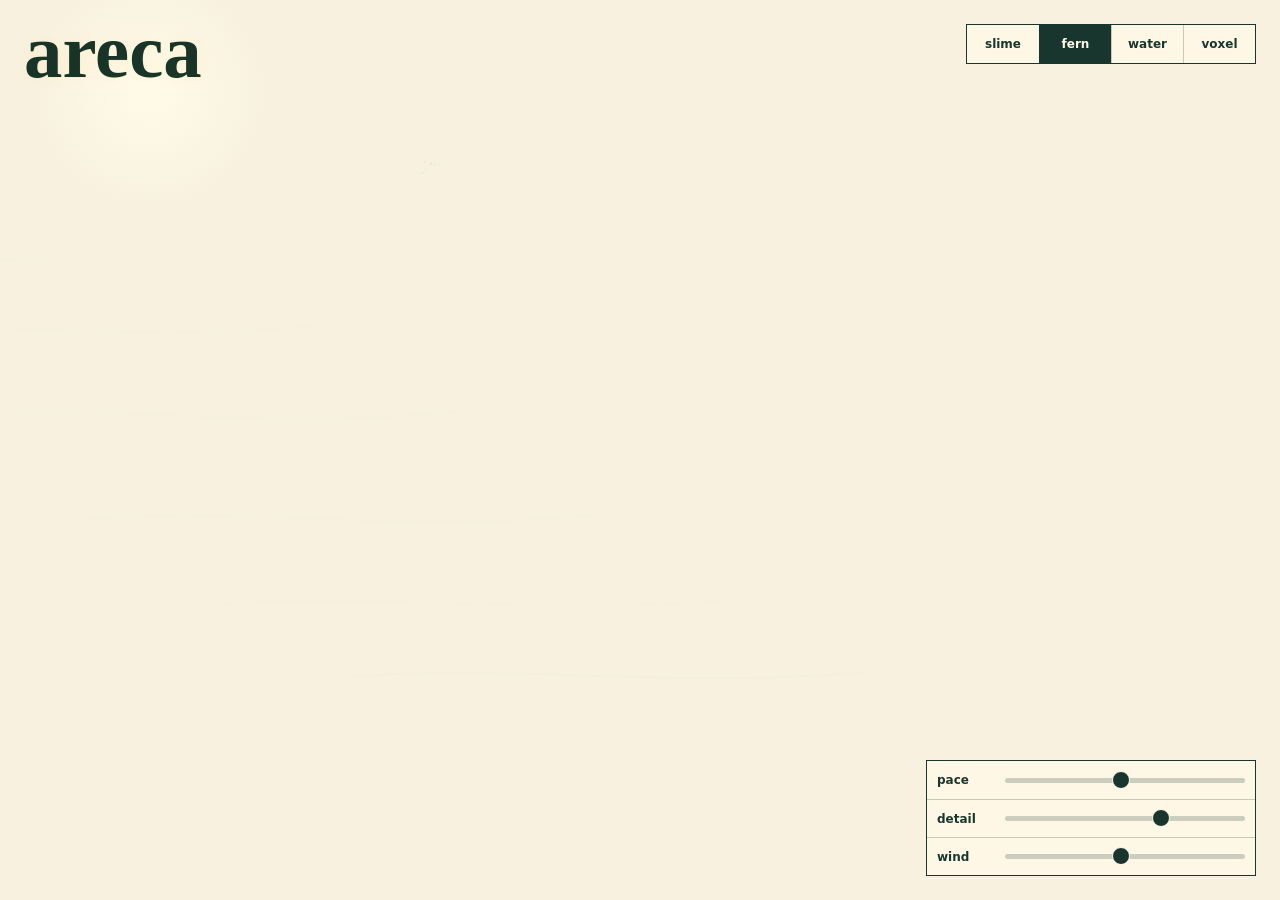
<file: index.html>
<!doctype html>
<html lang="en">
  <head>
    <meta charset="UTF-8" />
    <meta name="viewport" content="width=device-width, initial-scale=1.0" />
    <title>Areca Classic Studies</title>
    <link rel="stylesheet" href="./src/classic.css" />
  </head>
  <body>
    <main class="classic-stage" aria-label="Areca classic studies">
      <canvas id="classic-stage"></canvas>
      <a class="back" href="./index.html">areca</a>

      <nav class="links" aria-label="Studies">
        <a href="./examples.html">slime</a>
        <button class="is-active" type="button" data-mode="fern">fern</button>
        <button type="button" data-mode="water">water</button>
        <button type="button" data-mode="voxel">voxel</button>
      </nav>

      <section class="controls" aria-label="Study controls">
        <label>
          <span>pace</span>
          <input id="pace" type="range" min="0" max="1" step="0.01" value="0.48" />
        </label>
        <label>
          <span>detail</span>
          <input id="detail" type="range" min="0" max="1" step="0.01" value="0.66" />
        </label>
        <label>
          <span>wind</span>
          <input id="drift" type="range" min="0" max="1" step="0.01" value="0.48" />
        </label>
      </section>
    </main>

    <script src="./src/classic.js"></script>
  </body>
</html>
</file>
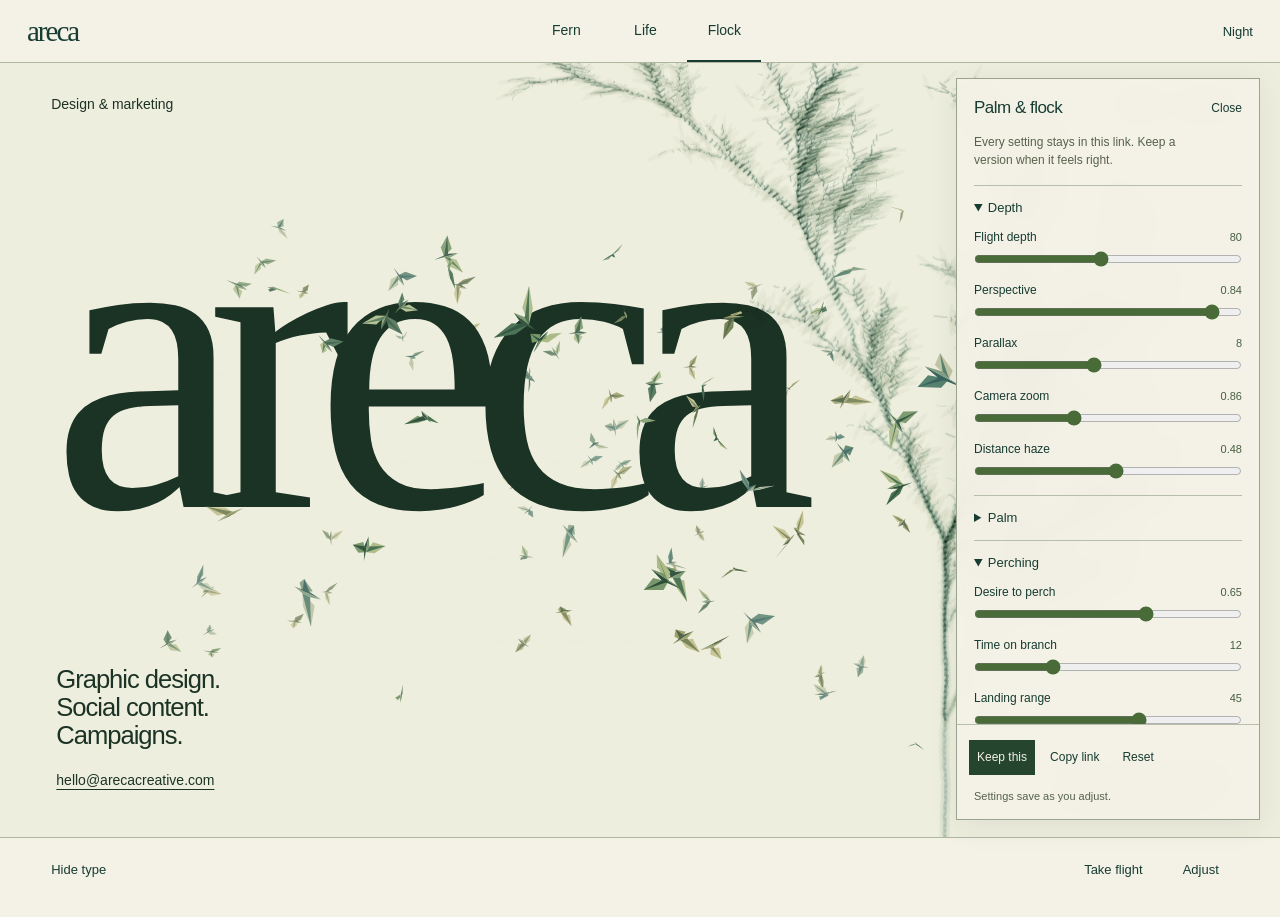
<file: draft/index.html>
<!doctype html>
<html lang="en">
<head>
  <meta charset="utf-8" />
  <meta name="viewport" content="width=device-width, initial-scale=1" />
  <meta name="theme-color" content="#eeeede" />
  <title>Areca — Palm & flock</title>
  <meta name="description" content="A low-poly flock for Areca. Design and marketing." />
  <link rel="stylesheet" href="./src/boids.css" />
  <script src="./src/boids-settings.js" defer></script>
  <script src="./src/botanical.js" defer></script>
  <script src="./src/boids-model.js" defer></script>
  <script src="./src/boids-view.js" defer></script>
</head>
<body>
  <nav class="draft-nav" aria-label="Compare drafts">
    <a href="./index.html">areca</a>
    <div class="draft-options"><a href="./fern-only.html">Fern</a><a href="./life.html?look=current">Life</a><a href="./boids.html" aria-current="page">Flock</a></div>
    <button id="palette" type="button" aria-pressed="false">Night</button>
  </nav>
  <main class="composition" id="composition">
    <canvas id="flock-back" aria-hidden="true"></canvas>
    <header class="site-header agency-text">
      <p>Design & marketing</p>
      <nav aria-label="Agency navigation"><button id="about-open" type="button" aria-haspopup="dialog">About</button><a href="mailto:hello@arecacreative.com">Contact</a></nav>
    </header>
    <h1 class="wordmark agency-text">areca</h1>
    <canvas id="palm-canvas" role="img" aria-label="The original Areca palm fractal, with branches that sway in the wind."></canvas>
    <canvas id="flock-front" role="img" aria-label="A flock of green, faceted birds flying around Areca. Move your pointer to part them, or hold to draw them closer."></canvas>
    <div class="services agency-text"><p>Graphic design.<br>Social content.<br>Campaigns.</p><a href="mailto:hello@arecacreative.com">hello@arecacreative.com</a></div>
    <p class="interaction-note" id="interaction-note">Move to scatter. Hold to gather.<br>Leave them to find a branch.</p>
    <p class="canvas-fallback" id="canvas-fallback" hidden>The animation isn’t available in this browser.</p>
  </main>
  <footer class="controls" aria-label="Flock controls">
    <button id="text-toggle" type="button" aria-pressed="false">Hide type</button>
    <div class="simulation-controls"><button id="scatter-flock" type="button">Take flight</button><button id="adjust-toggle" type="button" aria-expanded="true" aria-controls="adjust-panel">Adjust</button></div>
  </footer>
  <aside id="adjust-panel" class="adjust-panel" aria-label="Palm and flock settings">
    <div class="panel-heading"><h2>Palm & flock</h2><button id="adjust-close" type="button" aria-label="Close settings">Close</button></div>
    <p class="panel-intro">Every setting stays in this link. Keep a version when it feels right.</p>
    <div id="parameter-groups" class="parameter-groups"></div>
    <div class="save-controls"><button id="keep-settings" type="button">Keep this</button><button id="restore-settings" type="button" hidden>Restore</button><button id="copy-settings" type="button">Copy link</button><button id="reset-settings" type="button">Reset</button></div>
    <p class="save-note" id="save-note" role="status">Settings save as you adjust.</p>
    <a id="settings-link" class="settings-link" hidden>Open these settings</a>
  </aside>
  <dialog id="about" aria-labelledby="about-title"><form method="dialog"><button aria-label="Close agency information">Close</button></form><h2 id="about-title">Design<br>& marketing.</h2><p>Areca is a design and marketing agency.</p><p>We create visual content for brands: social posts, short-form video, product imagery and campaigns.</p><a href="mailto:hello@arecacreative.com">hello@arecacreative.com</a></dialog>
  <p class="sr-only" role="status" aria-live="polite" id="status"></p>
</body>
</html>
</file>
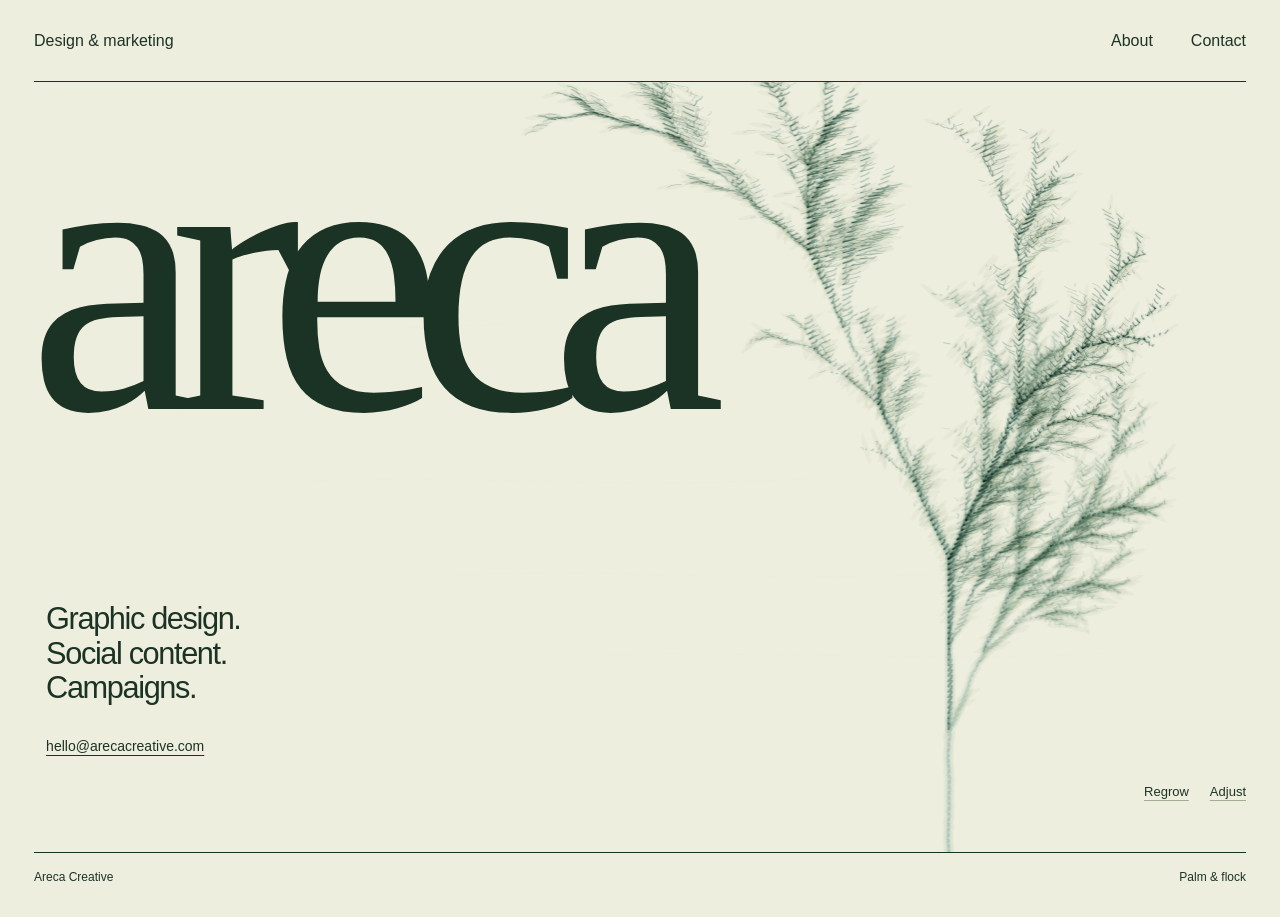
<file: draft/fern-only.html>
<!doctype html>
<html lang="en">
<head>
  <meta charset="UTF-8" />
  <meta name="viewport" content="width=device-width, initial-scale=1" />
  <meta name="theme-color" content="#eeeede" />
  <meta name="description" content="Areca. Design and marketing. Graphic design, social content and campaigns." />
  <title>Areca — Fern</title>
  <link rel="icon" href="data:image/svg+xml,%3Csvg xmlns='http://www.w3.org/2000/svg' viewBox='0 0 64 64'%3E%3Crect width='64' height='64' fill='%23eeeede'/%3E%3Ctext x='12' y='48' font-family='Georgia,serif' font-size='56' fill='%231b3324'%3Ea%3C/text%3E%3C/svg%3E" />
  <link rel="stylesheet" href="./src/fern-only.css?v=agency-1" />
  <script src="./src/botanical.js" defer></script>
  <script src="./src/fern-only.js?v=agency-1" defer></script>
</head>
<body>
  <a class="skip" href="#agency-information">Skip to agency information</a>
  <main class="page">
    <header class="topline">
      <p>Design & marketing</p>
      <nav aria-label="Main navigation">
        <button type="button" id="about-open" aria-haspopup="dialog">About</button>
        <a href="mailto:hello@arecacreative.com">Contact</a>
      </nav>
    </header>
    <section class="cover" aria-label="Areca design and marketing agency">
      <div class="botanical-field" role="img" aria-label="The original Areca fractal: branching green strokes and unfolding leaves, moving in the breeze.">
        <canvas id="fern-only" aria-hidden="true"></canvas>
      </div>
      <h1>areca</h1>
      <div class="agency-copy" id="agency-information" tabindex="-1">
        <p>Graphic design.<br>Social content.<br>Campaigns.</p>
        <a href="mailto:hello@arecacreative.com">hello@arecacreative.com</a>
      </div>
      <div class="play-controls" aria-label="Fern controls">
        <button type="button" id="regrow">Regrow</button>
        <button type="button" id="tune" aria-controls="tune-panel" aria-expanded="false">Adjust</button>
      </div>
      <div id="tune-panel" class="tune-panel" hidden>
        <label for="wind"><span>Wind <output id="wind-value" for="wind">0.4</output></span><input id="wind" type="range" min="0" max="1" step="0.01" value="0.4" /></label>
        <label for="detail"><span>Detail <output id="detail-value" for="detail">0.64</output></span><input id="detail" type="range" min="0.25" max="1" step="0.01" value="0.64" /></label>
      </div>
      <noscript><p class="no-js">For agency enquiries, write to <a href="mailto:hello@arecacreative.com">hello@arecacreative.com</a>.</p></noscript>
    </section>
    <footer><span>Areca Creative</span><a href="./boids.html">Palm & flock</a></footer>
  </main>
  <dialog id="about" aria-labelledby="about-title">
    <form method="dialog"><button type="submit" class="close-about" aria-label="Close agency information">Close</button></form>
    <h2 id="about-title">Design<br>& marketing.</h2>
    <p>Areca is a design and marketing agency.</p>
    <p>We create visual content for brands: social posts, short-form video, product imagery and campaigns.</p>
    <a href="mailto:hello@arecacreative.com">hello@arecacreative.com</a>
  </dialog>
  <p class="sr-only" id="study-status" role="status" aria-live="polite"></p>
</body>
</html>
</file>
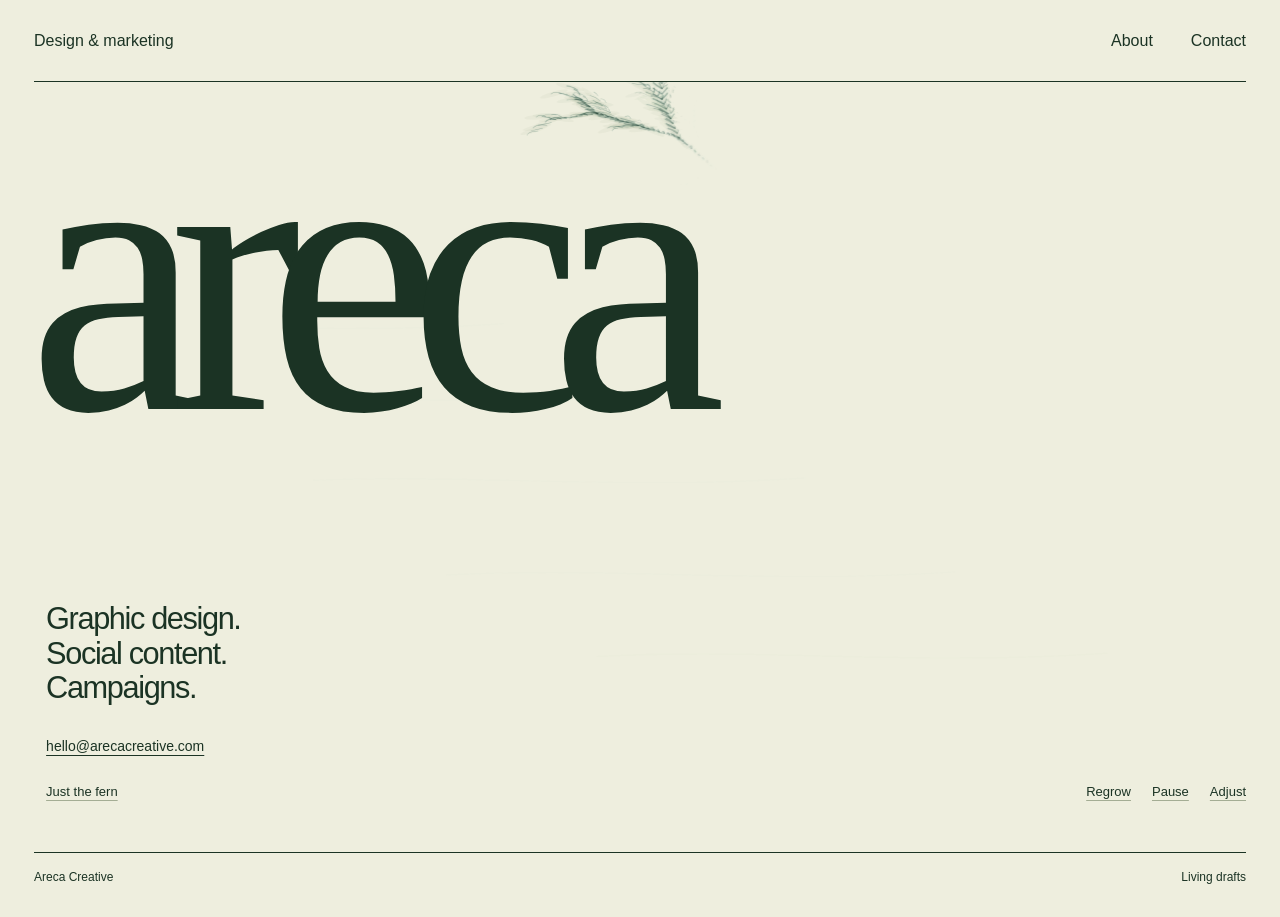
<file: draft/fern.html>
<!doctype html>
<html lang="en">
<head>
  <meta charset="UTF-8" />
  <meta name="viewport" content="width=device-width, initial-scale=1" />
  <meta name="theme-color" content="#eeeede" />
  <meta name="description" content="Areca. Design and marketing. Graphic design, social content and campaigns." />
  <title>Areca — Design & Marketing</title>
  <link rel="icon" href="data:image/svg+xml,%3Csvg xmlns='http://www.w3.org/2000/svg' viewBox='0 0 64 64'%3E%3Crect width='64' height='64' fill='%23eeeede'/%3E%3Ctext x='12' y='48' font-family='Georgia,serif' font-size='56' fill='%231b3324'%3Ea%3C/text%3E%3C/svg%3E" />
  <link rel="stylesheet" href="./src/draft.css" />
  <script src="./src/botanical.js" defer></script>
  <script src="./src/draft.js" defer></script>
</head>
<body>
  <a class="skip" href="#about">Skip to agency information</a>
  <main class="page">
    <header class="topline">
      <p>Design & marketing</p>
      <nav aria-label="Main navigation">
        <button type="button" id="about-open" aria-haspopup="dialog">About</button>
        <a href="mailto:hello@arecacreative.com">Contact</a>
      </nav>
    </header>
    <section class="cover" aria-label="Areca design and marketing agency">
      <div class="botanical-field" role="img" aria-label="The original Areca fractal: branching green strokes and unfolding leaves, moving in the breeze.">
        <canvas id="botanical" aria-hidden="true"></canvas>
      </div>
      <h1>areca</h1>
      <div class="agency-copy">
        <p>Graphic design.<br>Social content.<br>Campaigns.</p>
        <a href="mailto:hello@arecacreative.com">hello@arecacreative.com</a>
      </div>
      <div class="play-controls" aria-label="Fern controls">
        <button type="button" id="regrow">Regrow</button>
        <button type="button" id="pause" aria-pressed="false">Pause</button>
        <button type="button" id="tune" aria-controls="tune-panel" aria-expanded="false">Adjust</button>
      </div>
      <div id="tune-panel" class="tune-panel" hidden>
        <label for="wind"><span>Wind</span><input id="wind" type="range" min="0" max="100" step="0.1" value="40.2" /></label>
        <label for="fullness"><span>Detail</span><input id="fullness" type="range" min="0" max="100" value="64" /></label>
      </div>
      <button id="garden" class="garden-toggle" type="button" aria-pressed="false">Just the fern</button>
      <noscript><p class="no-js">For agency enquiries, write to <a href="mailto:hello@arecacreative.com">hello@arecacreative.com</a>.</p></noscript>
    </section>
    <footer><span>Areca Creative</span><a href="./boids.html">Living drafts</a></footer>
  </main>
  <dialog id="about" aria-labelledby="about-title">
    <form method="dialog"><button type="submit" class="close-about" aria-label="Close agency information">Close</button></form>
    <h2 id="about-title">Design<br>& marketing.</h2>
    <p>Areca is a design and marketing agency.</p>
    <p>We create visual content for brands: social posts, short-form video, product imagery and campaigns.</p>
    <a href="mailto:hello@arecacreative.com">hello@arecacreative.com</a>
  </dialog>
  <p class="sr-only" id="study-status" role="status" aria-live="polite"></p>
</body>
</html>
</file>
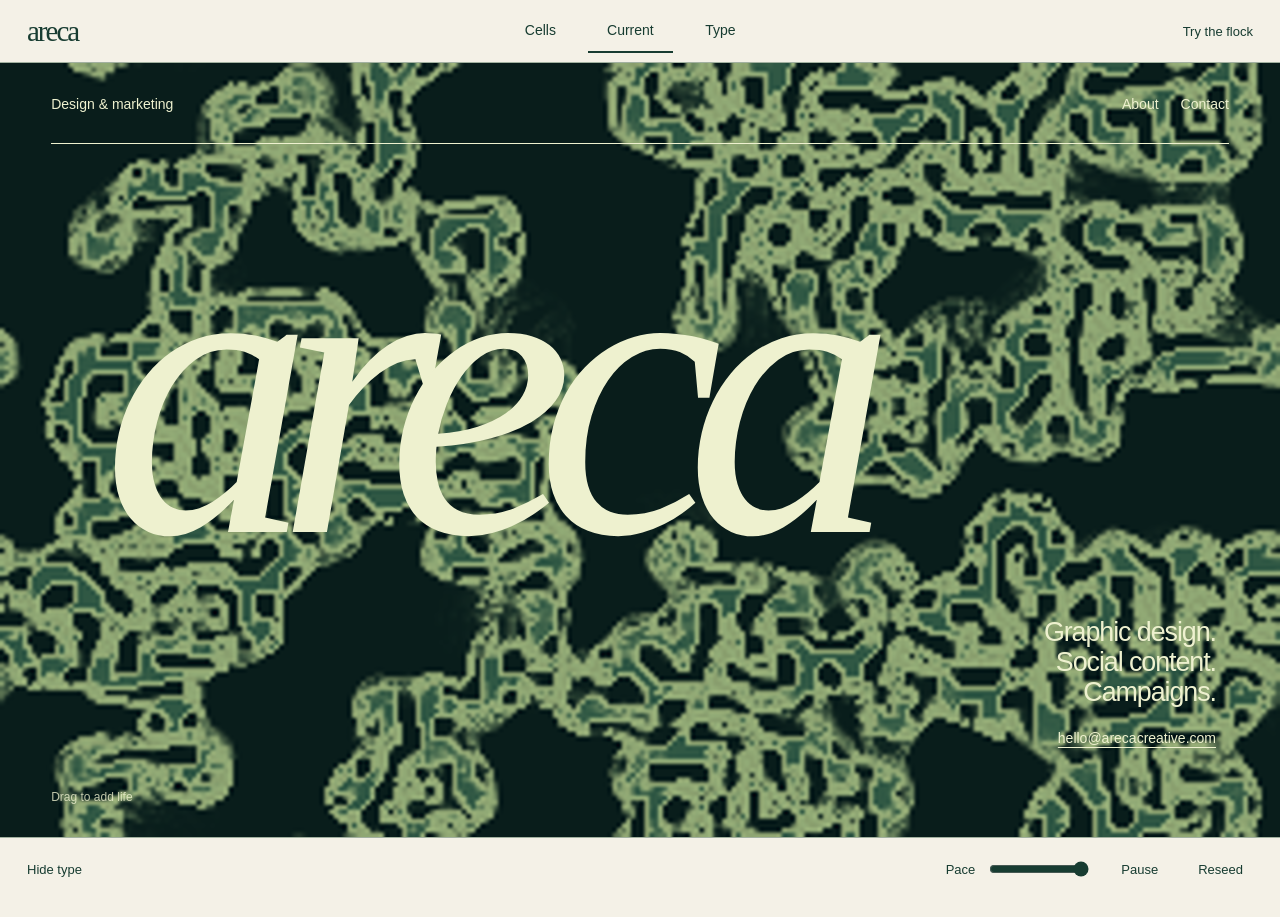
<file: draft/life.html>
<!doctype html>
<html lang="en">
<head>
  <meta charset="utf-8" />
  <meta name="viewport" content="width=device-width, initial-scale=1" />
  <meta name="theme-color" content="#eceede" />
  <title>Areca — Living drafts</title>
  <meta name="description" content="Three living directions for Areca. Graphic design, social content and campaigns." />
  <link rel="stylesheet" href="./src/life.css" />
  <script src="./src/life-model.js" defer></script>
  <script src="./src/life-view.js" defer></script>
</head>
<body data-look="cells">
  <nav class="draft-nav" aria-label="Compare drafts">
    <a href="./index.html">areca</a>
    <div class="draft-options">
      <button type="button" data-look="cells" aria-pressed="true">Cells</button>
      <button type="button" data-look="current" aria-pressed="false">Current</button>
      <button type="button" data-look="type" aria-pressed="false">Type</button>
    </div>
    <a class="original-link" href="./boids.html">Try the flock</a>
  </nav>
  <main class="composition" id="composition">
    <canvas id="life-canvas" aria-label="An evolving continuous cellular automaton. Drag to seed new life." role="img"></canvas>
    <header class="site-header agency-text">
      <p>Design & marketing</p>
      <nav aria-label="Agency navigation"><button id="about-open" aria-haspopup="dialog">About</button><a href="mailto:hello@arecacreative.com">Contact</a></nav>
    </header>
    <h1 class="wordmark agency-text">areca</h1>
    <div class="services agency-text"><p>Graphic design.<br>Social content.<br>Campaigns.</p><a href="mailto:hello@arecacreative.com">hello@arecacreative.com</a></div>
    <div class="interaction-note" id="interaction-note">Drag to add life</div>
    <div class="canvas-fallback" id="canvas-fallback" hidden>The animation isn’t available in this browser.</div>
  </main>
  <footer class="controls">
    <button id="text-toggle" type="button" aria-pressed="false">Hide type</button>
    <div class="simulation-controls"><label for="pace">Pace <input type="range" id="pace" min="1" max="8" value="3" /></label><button id="pause-life" type="button" aria-pressed="false">Pause</button><button id="seed-life" type="button">Reseed</button></div>
  </footer>
  <dialog id="about" aria-labelledby="about-title"><form method="dialog"><button aria-label="Close agency information">Close</button></form><h2 id="about-title">Design<br>& marketing.</h2><p>Areca is a design and marketing agency.</p><p>We create visual content for brands: social posts, short-form video, product imagery and campaigns.</p><a href="mailto:hello@arecacreative.com">hello@arecacreative.com</a></dialog>
  <p class="sr-only" role="status" aria-live="polite" id="status"></p>
</body>
</html>
</file>
<file: src/classic.css>
:root {
  color-scheme: light;
  --paper: #f8f1df;
  --paper-hot: #fff9e8;
  --ink: #18362d;
  --line: rgb(24 54 45 / 24%);
  --panel: rgb(255 249 232 / 76%);
  --lime: #c7d76e;
}

* {
  box-sizing: border-box;
}

html,
body {
  width: 100%;
  height: 100%;
  margin: 0;
  overflow: hidden;
  background: var(--paper);
  color: var(--ink);
  font-family:
    ui-serif, Georgia, Cambria, "Times New Roman", Times, serif;
  letter-spacing: 0;
}

a,
button,
input {
  color: inherit;
  font: inherit;
}

.classic-stage,
#classic-stage {
  position: fixed;
  inset: 0;
  width: 100vw;
  height: 100vh;
  height: 100dvh;
}

#classic-stage {
  display: block;
  background: var(--paper);
}

.back {
  position: absolute;
  top: 22px;
  left: 24px;
  z-index: 4;
  color: var(--ink);
  font-size: clamp(46px, 6vw, 84px);
  font-weight: 760;
  line-height: 0.78;
  text-decoration: none;
  mix-blend-mode: multiply;
  text-shadow:
    1px 0 0 var(--paper-hot),
    0 1px 0 var(--paper-hot),
    0 0 22px var(--paper-hot);
}

.links,
.controls {
  position: absolute;
  z-index: 5;
  border: 1px solid var(--ink);
  background: var(--panel);
  backdrop-filter: blur(10px);
}

.links {
  top: 24px;
  right: 24px;
  display: grid;
  grid-template-columns: repeat(4, minmax(72px, 1fr));
}

.links a,
.links button {
  display: grid;
  min-height: 38px;
  place-items: center;
  padding: 0 12px;
  border: 0;
  border-left: 1px solid var(--line);
  background: transparent;
  cursor: pointer;
  font-family:
    ui-sans-serif, system-ui, -apple-system, BlinkMacSystemFont, "Segoe UI",
    sans-serif;
  font-size: 12px;
  font-weight: 850;
  text-decoration: none;
}

.links a:first-child {
  border-left: 0;
}

.links a:hover,
.links a:focus-visible,
.links button:hover,
.links button:focus-visible,
.links button.is-active {
  color: var(--paper-hot);
  background: var(--ink);
  outline: none;
}

.controls {
  right: 24px;
  bottom: 24px;
  width: min(330px, calc(100vw - 48px));
}

.controls label {
  display: grid;
  grid-template-columns: 68px 1fr;
  align-items: center;
  min-height: 38px;
  padding: 7px 10px;
  border-top: 1px solid var(--line);
}

.controls label:first-child {
  border-top: 0;
}

.controls span {
  font-family:
    ui-sans-serif, system-ui, -apple-system, BlinkMacSystemFont, "Segoe UI",
    sans-serif;
  font-size: 12px;
  font-weight: 850;
}

.controls input[type="range"] {
  width: 100%;
  height: 22px;
  margin: 0;
  appearance: none;
  background: transparent;
  cursor: pointer;
}

.controls input[type="range"]::-webkit-slider-runnable-track {
  height: 5px;
  background: rgb(24 54 45 / 22%);
  border-radius: 99px;
}

.controls input[type="range"]::-webkit-slider-thumb {
  width: 18px;
  height: 18px;
  margin-top: -7px;
  appearance: none;
  background: var(--ink);
  border: 1px solid var(--paper-hot);
  border-radius: 50%;
}

.controls input[type="range"]::-moz-range-track {
  height: 5px;
  background: rgb(24 54 45 / 22%);
  border-radius: 99px;
}

.controls input[type="range"]::-moz-range-thumb {
  width: 16px;
  height: 16px;
  background: var(--ink);
  border: 1px solid var(--paper-hot);
  border-radius: 50%;
}

@media (max-width: 760px) {
  .back {
    top: 16px;
    left: 16px;
  }

  .links {
    top: 16px;
    right: 16px;
    grid-template-columns: repeat(2, minmax(72px, 1fr));
  }

  .controls {
    right: 12px;
    bottom: 12px;
    width: calc(100vw - 24px);
  }
}
</file>
<file: draft/src/boids.css>
@import url('./life.css');
:root{--paper:#eeeede;--ink:#1b3324;--bar:#f4f1e7;--rule:#afb7a1}
.draft-options a{display:flex;align-items:center;justify-content:center;text-decoration:none;font-size:14px;min-width:74px;min-height:62px;border-bottom:2px solid transparent}.draft-options a[aria-current=page]{border-color:currentColor}.draft-options a:hover{background:#e2e5d8}.draft-nav>button{padding-right:0;font-size:13px}
.composition{height:calc(100svh - 126px);min-height:580px;background:var(--paper)}
#flock-back,#flock-front{position:absolute;inset:0;width:100%;height:100%;display:block}#flock-back{z-index:0;pointer-events:none}#flock-front{z-index:2;touch-action:pan-y;cursor:crosshair}
.wordmark{position:absolute;z-index:1;left:4%;top:14%;margin:0;font-size:clamp(180px,34vw,630px);line-height:.87;letter-spacing:-.087em;color:var(--ink)}
.site-header{z-index:3;margin:0 4%;border-bottom:0;padding-top:19px}.site-header p,.site-header nav{pointer-events:auto}.site-header{pointer-events:none}.services{z-index:3;left:4.4%;bottom:48px}.services p{font-size:clamp(23px,2vw,33px);line-height:1.1}.interaction-note{z-index:3;bottom:31px;right:4%;margin:0;max-width:190px;line-height:1.5}.canvas-fallback{z-index:3}.controls{padding-left:4%;padding-right:4%}
body.night{--paper:#14251e;--ink:#e8ebc9}.night .wordmark{color:#e8ebc9}.night .services,.night .site-header{color:#e8ebc9}
@media(min-width:1700px){.wordmark{top:10%}.services{bottom:65px}}
@media(max-width:800px){.composition{min-height:620px}.wordmark{left:4%;top:21%;font-size:39vw}.site-header{margin:0 5%}.services{left:5%;bottom:61px}.interaction-note{right:5%;bottom:24px;font-size:11px;max-width:155px}.services p{font-size:26px}.controls{padding:0 20px}}
@media(max-width:500px){.draft-options a{min-width:56px;min-height:57px;font-size:12px}.draft-nav>button{font-size:12px}.composition{height:calc(100svh - 123px);min-height:550px}.wordmark{top:24%;font-size:42vw;left:3%}.site-header{padding-top:12px}.services{bottom:63px}.services p{font-size:23px}.services a{font-size:12px}.controls{padding:0 15px}.interaction-note{bottom:21px;max-width:unset;left:5%;right:auto}}
/* The palm is the middle plane: distant birds behind, close birds in front. */
#palm-canvas{position:absolute;z-index:2;width:100%;height:105%;left:61%;top:50%;transform:translate(-50%,-50%);pointer-events:none;mix-blend-mode:multiply}
#flock-front{z-index:3}.site-header,.services,.interaction-note{z-index:4}.night #palm-canvas{mix-blend-mode:screen}
.adjust-panel{position:fixed;right:20px;top:78px;bottom:80px;width:304px;z-index:20;background:#f4f1e7f5;color:#173c31;border:1px solid #9aa38d;display:flex;flex-direction:column;font-size:12px;box-shadow:0 6px 30px #15291a12;backdrop-filter:blur(14px)}
.panel-heading{display:flex;align-items:center;justify-content:space-between;padding:7px 17px 0}.panel-heading h2{font-size:17px;font-weight:400;letter-spacing:-.03em;margin:0}.panel-heading button{font-size:12px;padding-right:0}.panel-intro{line-height:1.5;margin:3px 17px 16px;max-width:240px;color:#56634c}
.parameter-groups{overflow-y:auto;overscroll-behavior:contain;min-height:0;flex:1;padding:0 17px}.parameter-group{border-top:1px solid #b7bea9}.parameter-group summary{font-size:13px;cursor:pointer;padding:14px 0;min-height:44px}.parameter-row{display:grid;grid-template-columns:1fr auto;margin:0 0 12px;column-gap:14px;align-items:center}.parameter-row label{font-size:12px}.parameter-row output{font-variant-numeric:tabular-nums;color:#465f40;font-size:11px}.parameter-row input{grid-column:1/-1;width:100%;height:24px;margin:3px 0 0;accent-color:#486b38;cursor:ew-resize}.save-controls{display:flex;align-items:center;gap:7px;padding:10px 12px 0;border-top:1px solid #b7bea9}.save-controls button{padding:0 8px;font-size:12px}.save-controls button:first-child{background:#25452f;color:#f4f1e7;min-height:35px}.save-note{margin:10px 17px 14px;font-size:11px;line-height:1.4;color:#56634c;min-height:16px}.settings-link{margin:0 17px 15px;font-size:11px}
@media(max-width:800px){.adjust-panel{right:12px;top:74px;bottom:77px;width:280px}.panel-intro{margin-bottom:10px}.panel-heading{padding-top:1px}}
@media(max-width:500px){.adjust-panel{left:12px;right:12px;top:auto;bottom:77px;width:auto;max-height:47svh}.panel-intro{font-size:11px;margin-bottom:9px;max-width:none}.parameter-group summary{padding:10px 0}.panel-heading h2{font-size:15px}.save-note{margin:7px 17px 10px}.save-controls{padding-top:7px}.interaction-note{font-size:10px}}
</file>
<file: draft/src/fern-only.css>
@import url('./draft.css');
#fern-only{mix-blend-mode:multiply}.tune-panel output{font-size:11px;font-variant-numeric:tabular-nums;display:block;margin-top:5px;opacity:.7}
</file>
<file: draft/src/draft.css>
:root{--paper:#eeeede;--ink:#1b3324;--rule:#a4ad94;--focus:#94341b;color-scheme:light;font-family:Arial,Helvetica,sans-serif;font-size:16px;color:var(--ink);background:var(--paper)}
*{box-sizing:border-box}body{margin:0}button,input,a{font:inherit;color:inherit}a{text-underline-offset:4px;text-decoration-thickness:1px}button{cursor:pointer}button,a{-webkit-tap-highlight-color:transparent}button:focus-visible,a:focus-visible,input:focus-visible{outline:2px solid var(--focus);outline-offset:6px}::selection{background:var(--ink);color:var(--paper)}[hidden]{display:none!important}.sr-only,.skip:not(:focus){position:absolute;width:1px;height:1px;overflow:hidden;clip:rect(0,0,0,0);white-space:nowrap}.skip:focus{position:fixed;z-index:20;left:12px;top:12px;padding:12px;background:var(--ink);color:var(--paper)}
.page{max-width:2400px;margin:auto;padding:0 34px;min-height:100svh;display:flex;flex-direction:column}.topline{display:flex;justify-content:space-between;align-items:center;min-height:82px;border-bottom:1px solid var(--ink);position:relative;z-index:4;font-size:16px;line-height:1.2}.topline p{margin:0}.topline nav{display:flex;gap:38px;align-items:center}.topline nav a{text-decoration:none;min-height:44px;display:flex;align-items:center}.topline nav button{padding:0;min-height:44px;background:none;border:0}.topline a:hover,.topline button:hover{text-decoration:underline;text-underline-offset:5px}
.cover{position:relative;isolation:isolate;flex:1;min-height:710px;height:calc(100svh - 130px);max-height:1100px;overflow:hidden}h1{font-family:Georgia,'Times New Roman',serif;font-size:clamp(180px,31vw,620px);font-weight:400;letter-spacing:-.087em;line-height:.91;margin:13px 0 0 -.016em;position:relative;z-index:2;width:max-content;pointer-events:none}.botanical-field{position:absolute;inset:0 -4% -1% 23%;z-index:1;pointer-events:none}canvas{width:100%;height:100%;display:block}.agency-copy{position:absolute;left:1%;bottom:95px;z-index:3}.agency-copy p{font-size:clamp(25px,2.4vw,42px);font-weight:400;letter-spacing:-.045em;line-height:1.13;margin:0 0 30px}.agency-copy>a{display:inline-block;font-size:14px;line-height:1.5}.agency-copy>a:hover{color:var(--focus)}.play-controls{position:absolute;bottom:38px;right:0;display:flex;gap:21px;z-index:4}.play-controls button,.garden-toggle{border:0;background:none;font-size:13px;line-height:1.2;padding:10px 0;min-height:44px;text-decoration:underline;text-underline-offset:4px;text-decoration-color:var(--rule)}.play-controls button:hover,.garden-toggle:hover{text-decoration-color:var(--ink)}.play-controls button[aria-pressed=true]{font-style:italic}.garden-toggle{position:absolute;left:1%;bottom:38px;z-index:4}.tune-panel{position:absolute;bottom:94px;right:0;z-index:5;padding:18px 20px;width:280px;border:1px solid var(--ink);background:var(--paper)}.tune-panel label{display:flex;align-items:center;justify-content:space-between;gap:20px;font-size:14px}.tune-panel label+label{margin-top:12px}.tune-panel input{width:160px;min-height:28px;accent-color:var(--ink)}footer{display:flex;align-items:center;justify-content:space-between;gap:20px;min-height:48px;border-top:1px solid var(--ink);font-size:12px}footer a{text-decoration:none}footer a:hover{text-decoration:underline}.no-js{position:absolute;right:5%;bottom:30%;max-width:240px;z-index:4;line-height:1.6}
.cover.garden-only h1,.cover.garden-only .agency-copy{visibility:hidden}.cover.garden-only .botanical-field{left:0;right:0}.cover.garden-only .garden-toggle{font-style:italic}dialog{background:var(--paper);color:var(--ink);border:1px solid var(--ink);padding:54px 44px 42px;max-width:580px;width:calc(100% - 40px)}dialog::backdrop{background:rgb(18 39 26 / 45%)}dialog h2{font-family:Georgia,'Times New Roman',serif;font-size:72px;font-weight:400;letter-spacing:-4px;line-height:1.01;margin:0 0 32px}dialog p{font-size:18px;line-height:1.6;max-width:380px;margin:0 0 20px}dialog>a{display:inline-block;margin-top:14px;font-size:16px}.close-about{position:absolute;top:12px;right:20px;min-height:44px;border:0;background:none;font-size:14px;text-decoration:underline;text-underline-offset:4px}
@media(min-width:1600px){.page{padding:0 48px}.cover{min-height:900px}h1{margin-top:18px}.agency-copy{bottom:120px}.botanical-field{left:19%}.agency-copy>a{font-size:16px}}
@media(max-width:1000px){.page{padding:0 23px}.topline{min-height:74px;font-size:14px}.cover{min-height:730px;height:calc(100svh - 122px)}h1{font-size:35vw;margin-top:27px}.botanical-field{inset:75px -19% 25px 0}.agency-copy{bottom:112px}.agency-copy p{font-size:29px}.agency-copy>a{font-size:13px}.play-controls{gap:18px}}
@media(max-width:600px){.page{padding:0 18px}.topline{min-height:67px;font-size:13px}.topline nav{gap:24px}.cover{height:calc(100svh - 113px);min-height:740px;max-height:none}h1{font-size:40.5vw;margin-top:23px;letter-spacing:-.087em;line-height:.93}.botanical-field{inset:155px -30% 25px -38%}.agency-copy{top:194px;bottom:auto;left:0;max-width:170px}.agency-copy p{font-size:23px;line-height:1.14;letter-spacing:-.04em;margin-bottom:21px}.agency-copy>a{font-size:12px;max-width:150px;overflow-wrap:anywhere;line-height:1.6}.play-controls{bottom:20px;gap:17px}.play-controls button,.garden-toggle{font-size:12px}.garden-toggle{left:0;bottom:20px}.tune-panel{bottom:75px;width:255px;padding:15px}.tune-panel input{width:140px}.cover.garden-only .botanical-field{inset:0 -35% 20px -35%}footer{font-size:11px;min-height:46px}dialog{padding:54px 28px 34px}dialog h2{font-size:58px;letter-spacing:-3px}dialog p{font-size:16px}.no-js{top:50%;left:10%;bottom:auto}}
@media(prefers-reduced-motion:reduce){html{scroll-behavior:auto}}

/* Preserve the original translucent ink on the agency paper. */
#botanical{mix-blend-mode:multiply}
</file>
<file: draft/src/life.css>
:root{font-family:Arial,Helvetica,sans-serif;font-size:16px;--paper:#eceede;--ink:#173c31;--rule:#a2b1a0;--bar:#f4f1e7;color:var(--ink);background:var(--bar);color-scheme:light}*{box-sizing:border-box}body{margin:0}a,button,input{font:inherit;color:inherit}button{cursor:pointer}a{text-underline-offset:4px}button{border:0;background:none;min-height:44px;padding:0 10px}a:focus-visible,button:focus-visible,input:focus-visible{outline:2px solid currentColor;outline-offset:4px}[hidden]{display:none!important}::selection{background:#233f31;color:#f3f1e7}.sr-only{position:absolute;width:1px;height:1px;overflow:hidden;clip:rect(0,0,0,0);white-space:nowrap}
.draft-nav{min-height:63px;display:flex;align-items:center;justify-content:space-between;gap:20px;padding:0 27px;border-bottom:1px solid var(--rule);color:#173c31;background:var(--bar)}.draft-nav>a:first-child{font-family:Georgia,serif;font-size:29px;letter-spacing:-2px;text-decoration:none}.draft-options{display:flex;gap:5px}.draft-options button{min-width:85px;font-size:14px;border-bottom:2px solid transparent}.draft-options button[aria-pressed=true]{border-bottom-color:#173c31}.draft-options button:hover{background:#e2e5d8}.original-link{font-size:13px;text-decoration:none}.original-link:hover{text-decoration:underline}
.composition{position:relative;isolation:isolate;height:calc(100svh - 126px);min-height:660px;overflow:hidden;background:var(--paper);color:var(--ink)}#life-canvas{position:absolute;inset:0;width:100%;height:100%;z-index:-1;display:block;touch-action:pan-y;cursor:crosshair}.site-header{position:relative;display:flex;align-items:center;justify-content:space-between;margin:0 38px;padding:19px 0 17px;font-size:14px;border-bottom:1px solid currentColor;z-index:2}.site-header p{margin:0}.site-header nav{display:flex;gap:22px;align-items:center}.site-header a{text-decoration:none}.site-header a:hover{text-decoration:underline}.site-header button{padding:0}.wordmark{position:relative;font-family:Georgia,'Times New Roman',serif;font-size:clamp(180px,31vw,560px);font-weight:400;letter-spacing:-.087em;line-height:.91;margin:30px 0 0 34px;width:max-content;pointer-events:none}.services{position:absolute;bottom:61px;left:40px;pointer-events:none}.services p{font-size:clamp(23px,2.1vw,36px);line-height:1.12;letter-spacing:-.04em;margin:0 0 22px}.services a{font-size:14px;pointer-events:auto}.interaction-note{position:absolute;bottom:35px;right:38px;font-size:12px;pointer-events:none;opacity:.8}.controls{min-height:63px;display:flex;align-items:center;justify-content:space-between;gap:20px;padding:0 27px;color:#173c31;background:var(--bar);border-top:1px solid var(--rule);font-size:13px}.controls>button{padding-left:0}.simulation-controls{display:flex;align-items:center;gap:20px}.controls label{display:flex;align-items:center;gap:12px}.controls input{width:100px;min-height:30px;accent-color:#173c31}.controls button:hover{text-decoration:underline;text-underline-offset:4px}.canvas-fallback{position:absolute;right:12%;bottom:25%;max-width:250px;font-size:16px;line-height:1.5}.type-hidden .agency-text{visibility:hidden}
body[data-look=current]{--paper:#091d1b;--ink:#eef1cf}.current-mode .wordmark{margin:54px 0 0 8%;font-size:clamp(190px,33vw,620px);font-style:italic;letter-spacing:-.09em}.current-mode .site-header{margin:0 4%;}.current-mode .services{left:auto;right:5%;bottom:90px;text-align:right}.current-mode .interaction-note{right:auto;left:4%;bottom:33px}.type-mode .wordmark{color:transparent;margin-top:80px}.type-mode .services{left:38px;bottom:44px}.type-mode .services p{font-size:17px;letter-spacing:-.02em;line-height:1.3}.type-mode .services a{font-size:13px}.type-mode .interaction-note{bottom:33px}.type-mode .site-header{border-bottom:0}
dialog{background:#f4f1e7;color:#173c31;border:1px solid #173c31;padding:52px 38px 37px;width:calc(100% - 40px);max-width:550px}dialog::backdrop{background:#102c22aa}dialog form button{position:absolute;right:20px;top:8px;text-decoration:underline;text-underline-offset:4px;font-size:14px}dialog h2{font:400 66px/1 Georgia,serif;letter-spacing:-3px;margin:0 0 28px}dialog p{font-size:17px;line-height:1.6}dialog>a{display:inline-block;margin-top:12px;font-size:14px}
@media(max-width:800px){.draft-nav{padding:0 18px;gap:15px}.draft-options{gap:0}.draft-options button{min-width:70px;padding:0 10px}.original-link{font-size:12px}.composition{min-height:730px}.site-header{margin:0 23px;font-size:13px}.wordmark{margin:36px 0 0 20px;font-size:37vw}.services{left:24px;bottom:63px}.services p{font-size:26px}.current-mode .wordmark{margin:100px 0 0 3%;font-size:39vw}.current-mode .services{right:25px;bottom:85px}.controls{padding:0 18px}.simulation-controls{gap:12px}.controls input{width:80px}.type-mode .services{left:24px}}
@media(max-width:500px){.draft-nav{min-height:58px;padding:0 15px;gap:8px}.draft-nav>a:first-child{font-size:25px}.draft-options button{font-size:12px;min-width:61px;padding:0 7px}.original-link{font-size:11px;max-width:47px;line-height:1.2}.composition{min-height:620px;height:calc(100svh - 123px)}.site-header{margin:0 18px;padding-top:12px;padding-bottom:12px;font-size:12px}.site-header nav{gap:18px}.wordmark{font-size:40vw;margin:42px 0 0 17px}.services{left:20px;bottom:63px}.services p{font-size:23px}.services a{font-size:12px}.interaction-note{font-size:11px;right:20px;bottom:25px}.controls{min-height:65px;gap:8px;padding:0 15px;font-size:12px}.simulation-controls{gap:4px}.controls input{width:59px}.controls label{gap:6px}.controls button{padding:0 8px}.current-mode .wordmark{font-size:41vw;margin-top:130px}.current-mode .services{bottom:75px}.type-mode .services{left:20px;bottom:68px}.type-mode .services p{font-size:16px}.type-mode .services a{font-size:12px}.type-mode .interaction-note{bottom:24px}.type-mode .wordmark{margin-top:130px}dialog h2{font-size:55px}dialog p{font-size:16px}}
</file>
